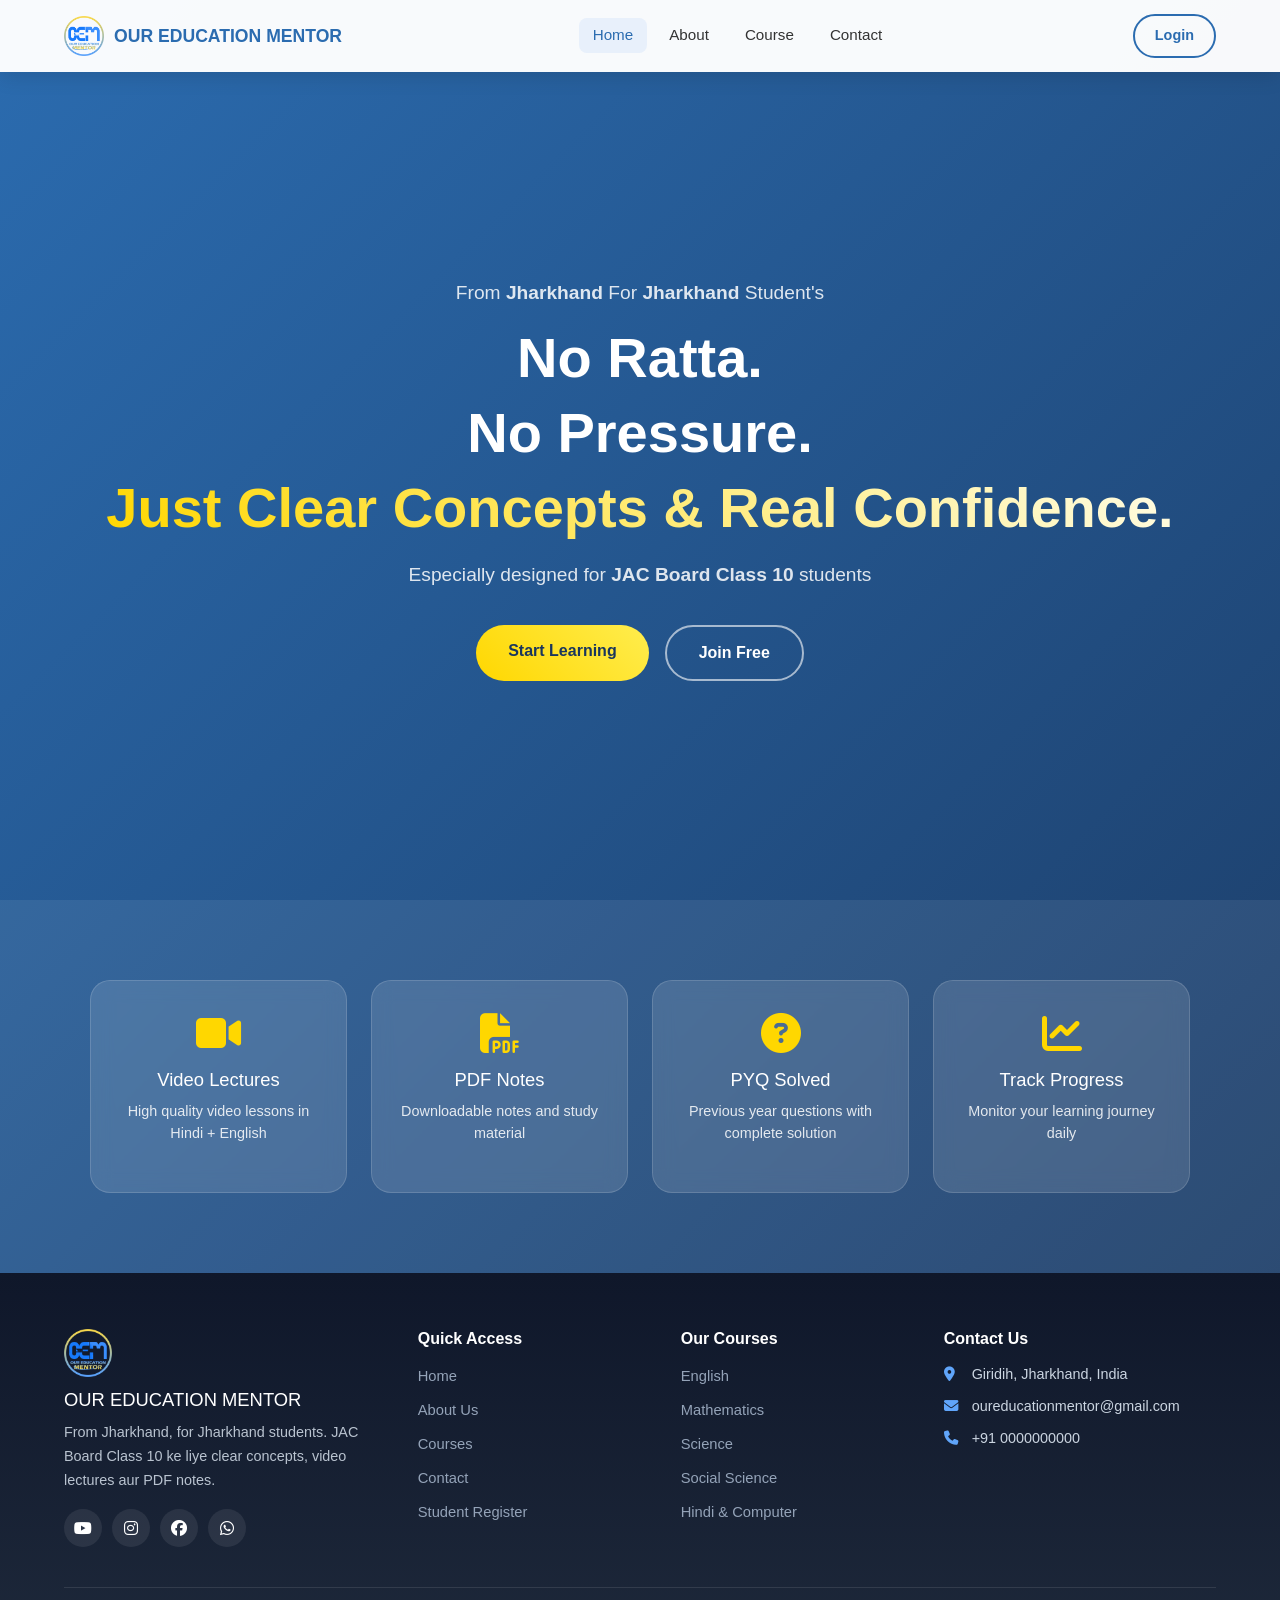
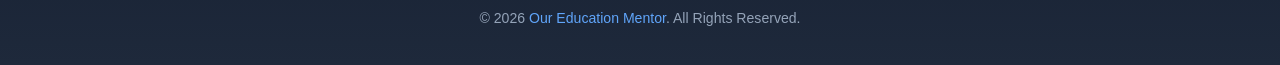
<file: index.html>
<!DOCTYPE html>
<html lang="en">
<head>
<meta charset="UTF-8">
<meta name="viewport" content="width=device-width, initial-scale=1.0">
<title>Our Education Mentor</title>
<link href="https://cdn.jsdelivr.net/npm/bootstrap@5.3.2/dist/css/bootstrap.min.css" rel="stylesheet">
<link href="https://cdnjs.cloudflare.com/ajax/libs/font-awesome/6.4.0/css/all.min.css" rel="stylesheet">
<link rel="stylesheet" href="css/style.css">
<link rel="stylesheet" href="css/footer.css">
</head>
<body>

<!-- NAVBAR -->
<nav class="navbar">
    <div class="logo-section">
        <img src="image/OUR_EDUCATION_MENTOR'S_png.png" alt="Logo">
        <span>OUR EDUCATION MENTOR</span>
    </div>

    <div class="menu-toggle" id="menu-toggle">
        <i class="fas fa-bars"></i>
    </div>

    <div class="menu" id="menu">
        <a href="index.html" class="active">Home</a>
        <a href="about.html">About</a>
        <a href="course.html">Course</a>
        <a href="contact.html">Contact</a>
        <!-- Mobile only buttons -->
        <a href="#" id="openLoginMobile" class="mobile-only mobile-login-link">Login</a>
    </div>

    <div class="nav-btns">
        <a href="#" id="openLogin" class="btn-login">Login</a>
    </div>
</nav>

<!-- HERO -->
<section class="hero">
    <div class="hero-content">
       <p class="hero-subtitle">From <strong>Jharkhand</strong> For <strong>Jharkhand</strong> Student's</p>
        <h1>No Ratta.</h1>
        <h1>No Pressure.</h1>
        <h1 class="gradient-text">Just Clear Concepts &amp; Real Confidence.</h1>
        <p class="hero-subtitle">Especially designed for <strong>JAC Board Class 10</strong> students</p>
        <div class="hero-btns">
            <a href="course.html" class="hero-btn-primary">Start Learning</a>
            <a href="#" id="openRegisterHero" class="hero-btn-secondary">Join Free</a>
        </div>
    </div>
</section>

<!-- FEATURES -->
<section class="features">
    <div class="features-grid">
        <div class="feature-card">
            <i class="fas fa-video"></i>
            <h4>Video Lectures</h4>
            <p>High quality video lessons in Hindi + English</p>
        </div>
        <div class="feature-card">
            <i class="fas fa-file-pdf"></i>
            <h4>PDF Notes</h4>
            <p>Downloadable notes and study material</p>
        </div>
        <div class="feature-card">
            <i class="fas fa-question-circle"></i>
            <h4>PYQ Solved</h4>
            <p>Previous year questions with complete solution</p>
        </div>
        <div class="feature-card">
            <i class="fas fa-chart-line"></i>
            <h4>Track Progress</h4>
            <p>Monitor your learning journey daily</p>
        </div>
    </div>
</section>

<!-- ALERT BOX -->
<div id="alertBox"></div>

<!-- LOGIN MODAL -->
<div id="loginModal" class="modal-overlay">
    <div class="modal-box">
        <button class="modal-close" id="closeModal">&times;</button>
        <h2>Welcome Back!</h2>
        <p class="modal-sub">Login to continue learning</p>

        <form id="loginForm">
            <div class="form-group">
                <i class="fas fa-envelope"></i>
                <input type="email" name="email" placeholder="Your Email" required>
            </div>
            <div class="form-group">
                <i class="fas fa-lock"></i>
                <input type="password" name="password" placeholder="Your Password" required>
            </div>
            <p class="modal-sub" style="margin-bottom:12px;font-size:0.85rem;">Students and admin are redirected automatically after login.</p>
            <button type="submit" class="modal-submit-btn" id="loginBtn">
                <i class="fas fa-sign-in-alt me-2"></i>Login
            </button>
        </form>

        <div class="modal-footer-link">
            New student? <a href="#" id="openRegisterFromLogin">Create account here</a>
        </div>
    </div>
</div>

<div id="registerModal" class="modal-overlay">
    <div class="modal-box">
        <button class="modal-close" id="closeRegisterModal" type="button">&times;</button>
        <h2>Create Account</h2>
        <p class="modal-sub">Register as a student</p>
        <form id="registerModalForm">
            <div class="form-group">
                <i class="fas fa-user"></i>
                <input type="text" name="name" placeholder="Full Name" required>
            </div>
            <div class="form-group">
                <i class="fas fa-envelope"></i>
                <input type="email" name="email" placeholder="Email" required>
            </div>
            <div class="form-group">
                <i class="fas fa-phone"></i>
                <input type="tel" name="mobile" placeholder="Mobile Number" pattern="[0-9]{10}" maxlength="10" required>
            </div>
            <div class="form-group">
                <i class="fas fa-lock"></i>
                <input type="password" name="password" placeholder="Password (min 6 chars)" minlength="6" required>
            </div>
            <button type="submit" class="modal-submit-btn" id="registerModalBtn">
                <i class="fas fa-user-plus me-2"></i>Register
            </button>
        </form>
        <div class="modal-footer-link">
            I already have an account. <a href="#" id="openLoginFromRegister">Login here</a>
        </div>
    </div>
</div>

<script src="https://cdn.jsdelivr.net/npm/bootstrap@5.3.2/dist/js/bootstrap.bundle.min.js"></script>
<script src="js/notices.js"></script>
<script src="js/layout.js"></script>
<script src="js/script.js"></script>
</body>
</html>
</file>
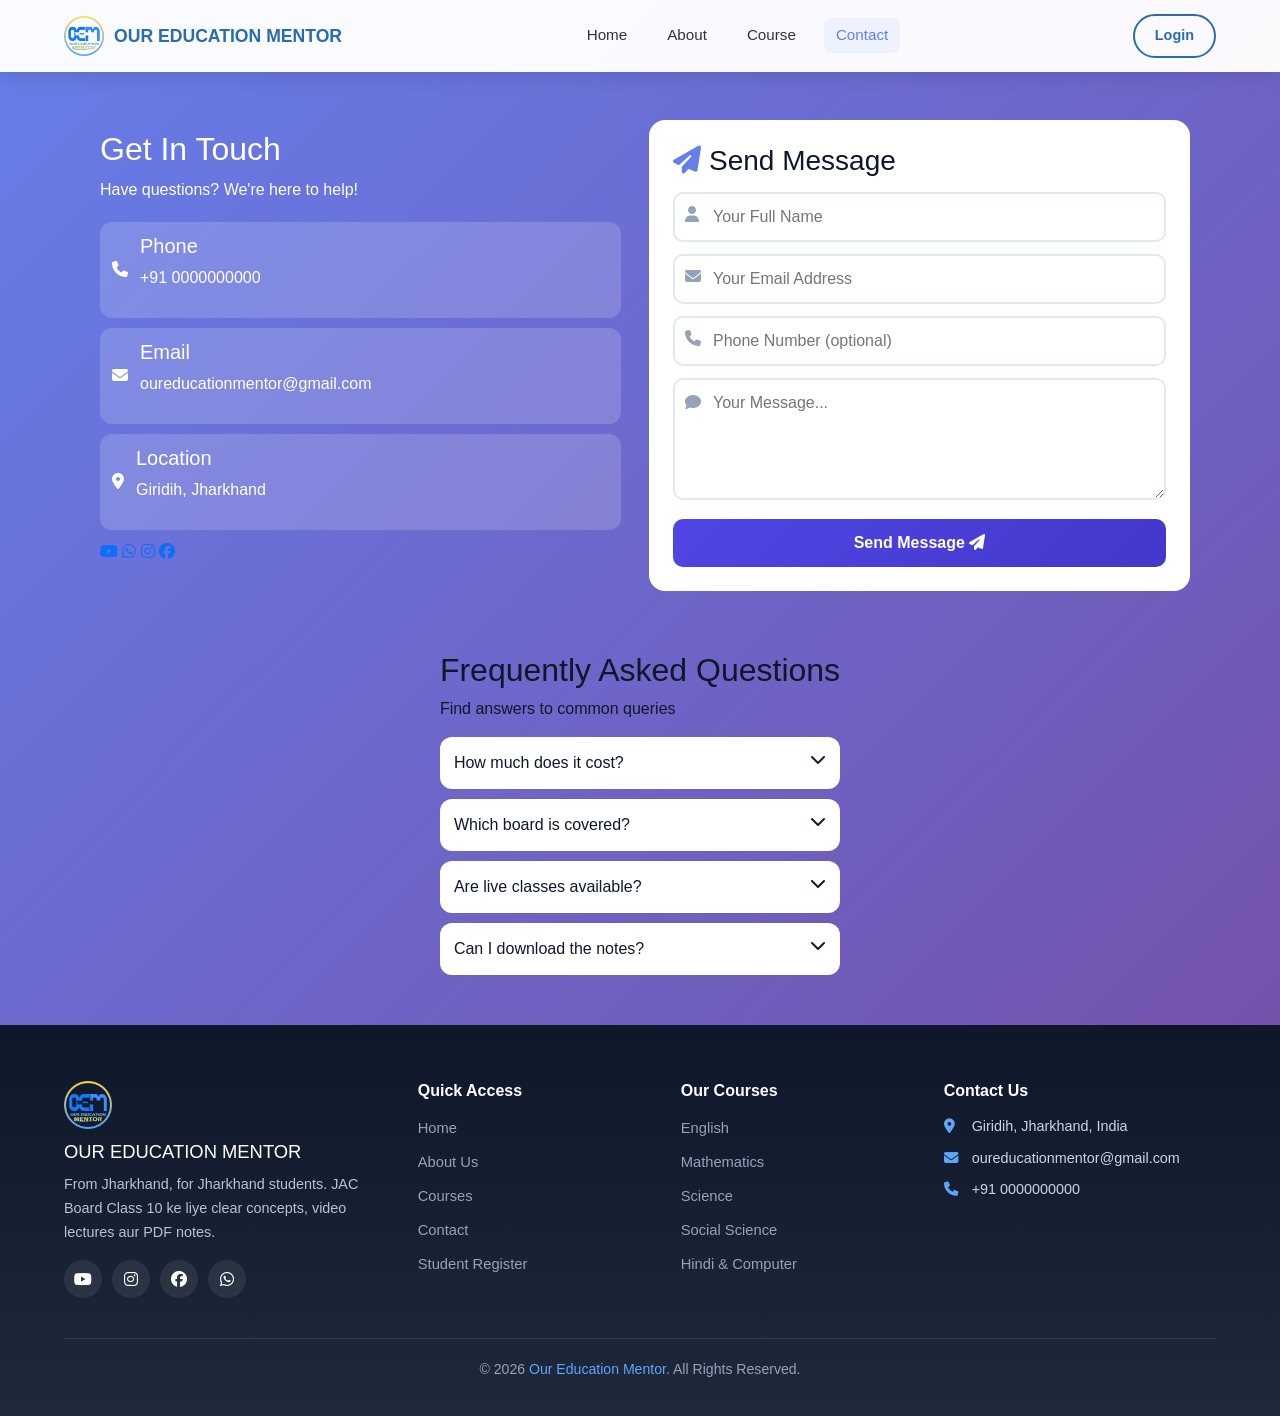
<file: contact.html>
<!DOCTYPE html>
<html lang="en">
<head>
<meta charset="UTF-8">
<meta name="viewport" content="width=device-width, initial-scale=1.0">
<title>Contact - Our Education Mentor</title>
<link href="https://cdn.jsdelivr.net/npm/bootstrap@5.3.2/dist/css/bootstrap.min.css" rel="stylesheet">
<link href="https://cdnjs.cloudflare.com/ajax/libs/font-awesome/6.4.0/css/all.min.css" rel="stylesheet">
<link rel="stylesheet" href="css/style.css">
<link rel="stylesheet" href="css/nav-shared.css">
<link rel="stylesheet" href="css/footer.css">
<link rel="stylesheet" href="css/contact.css">
</head>
<body>

<nav class="navbar">
    <div class="logo-section">
        <img src="image/OUR_EDUCATION_MENTOR'S_png.png" alt="Logo">
        <span>OUR EDUCATION MENTOR</span>
    </div>
    <div class="menu-toggle" id="menu-toggle"><i class="fas fa-bars"></i></div>
    <div class="menu" id="menu">
        <a href="index.html">Home</a>
        <a href="about.html">About</a>
        <a href="course.html">Course</a>
        <a href="contact.html" class="active">Contact</a>
        <a href="#" id="openLoginMobile" class="mobile-only mobile-login-link">Login</a>
    </div>
    <div class="nav-btns">
        <a href="#" id="openLogin" class="btn-login">Login</a>
    </div>
</nav>

<section class="contact-hero">
    <div class="container">
        <div class="contact-wrap">
            <div>
                <div class="contact-info">
                    <h2 style="margin-bottom:10px;">Get In Touch</h2>
                    <p style="margin-bottom:20px;">Have questions? We're here to help!</p>
                    <div>
                        <div class="contact-item">
                            <div class="contact-icon"><i class="fas fa-phone"></i></div>
                            <div><h5>Phone</h5><p>+91 0000000000</p></div>
                        </div>
                        <div class="contact-item">
                            <div class="contact-icon"><i class="fas fa-envelope"></i></div>
                            <div><h5>Email</h5><p>oureducationmentor@gmail.com</p></div>
                        </div>
                        <div class="contact-item">
                            <div class="contact-icon"><i class="fas fa-map-marker-alt"></i></div>
                            <div><h5>Location</h5><p>Giridih, Jharkhand</p></div>
                        </div>
                    </div>
                    <div class="social-links">
                        <a href="https://youtube.com/@oureducationmentor?si=F2EIP7enxN31jgRw" class="social-btn youtube" target="_blank" rel="noopener"><i class="fab fa-youtube"></i></a>
                        <a href="https://whatsapp.com/channel/0029VbCMwENEawdtAnUt0f2s" class="social-btn whatsapp" target="_blank" rel="noopener"><i class="fab fa-whatsapp"></i></a>
                        <a href="https://www.instagram.com/oureducationmentor?igsh=OTNwZTMxZzB6aTIw" class="social-btn instagram" target="_blank" rel="noopener"><i class="fab fa-instagram"></i></a>
                        <a href="https://www.facebook.com/share/1Sc5XM9Qma/" class="social-btn facebook" target="_blank" rel="noopener"><i class="fab fa-facebook"></i></a>
                    </div>
                </div>
            </div>
            <div>
                <div class="contact-form">
                    <h3><i class="fas fa-paper-plane me-2" style="color:#667eea;"></i>Send Message</h3>
                    <form id="contactForm">
                        <div class="form-group">
                            <i class="fas fa-user"></i>
                            <input type="text" id="name" name="name" placeholder="Your Full Name" required>
                        </div>
                        <div class="form-group">
                            <i class="fas fa-envelope"></i>
                            <input type="email" id="email" name="email" placeholder="Your Email Address" required>
                        </div>
                        <div class="form-group">
                            <i class="fas fa-phone"></i>
                            <input type="tel" id="phone" name="phone" placeholder="Phone Number (optional)">
                        </div>
                        <div class="form-group">
                            <i class="fas fa-comment" style="top:16px;"></i>
                            <textarea id="message" name="message" rows="4" placeholder="Your Message..." required></textarea>
                        </div>
                        <button type="submit" class="submit-btn">
                            <span>Send Message</span>
                            <i class="fas fa-paper-plane"></i>
                        </button>
                    </form>
                </div>
            </div>
        </div>
    </div>
</section>

<section class="faq-section">
    <div class="container">
        <div class="section-header">
            <h2>Frequently Asked Questions</h2>
            <p>Find answers to common queries</p>
        </div>
        <div class="faq-container">
            <div class="faq-item">
                <div class="faq-question"><span>How much does it cost?</span><i class="fas fa-chevron-down"></i></div>
                <div class="faq-answer">Registration is completely FREE! Get access to all courses and study materials at no cost.</div>
            </div>
            <div class="faq-item">
                <div class="faq-question"><span>Which board is covered?</span><i class="fas fa-chevron-down"></i></div>
                <div class="faq-answer">We specifically cover Jharkhand Academic Council (JAC) Board Class 10 syllabus with complete subject coverage.</div>
            </div>
            <div class="faq-item">
                <div class="faq-question"><span>Are live classes available?</span><i class="fas fa-chevron-down"></i></div>
                <div class="faq-answer">Yes! Live doubt clearing sessions are available every weekend. Check the schedule in your dashboard.</div>
            </div>
            <div class="faq-item">
                <div class="faq-question"><span>Can I download the notes?</span><i class="fas fa-chevron-down"></i></div>
                <div class="faq-answer">Yes, all PDF notes are available for download after logging into your student dashboard.</div>
            </div>
        </div>
    </div>
</section>

<script src="https://cdn.jsdelivr.net/npm/bootstrap@5.3.2/dist/js/bootstrap.bundle.min.js"></script>
<script src="js/layout.js"></script>
<script src="js/script.js"></script>
<script src="js/contact.js"></script>
</body>
</html>
</file>
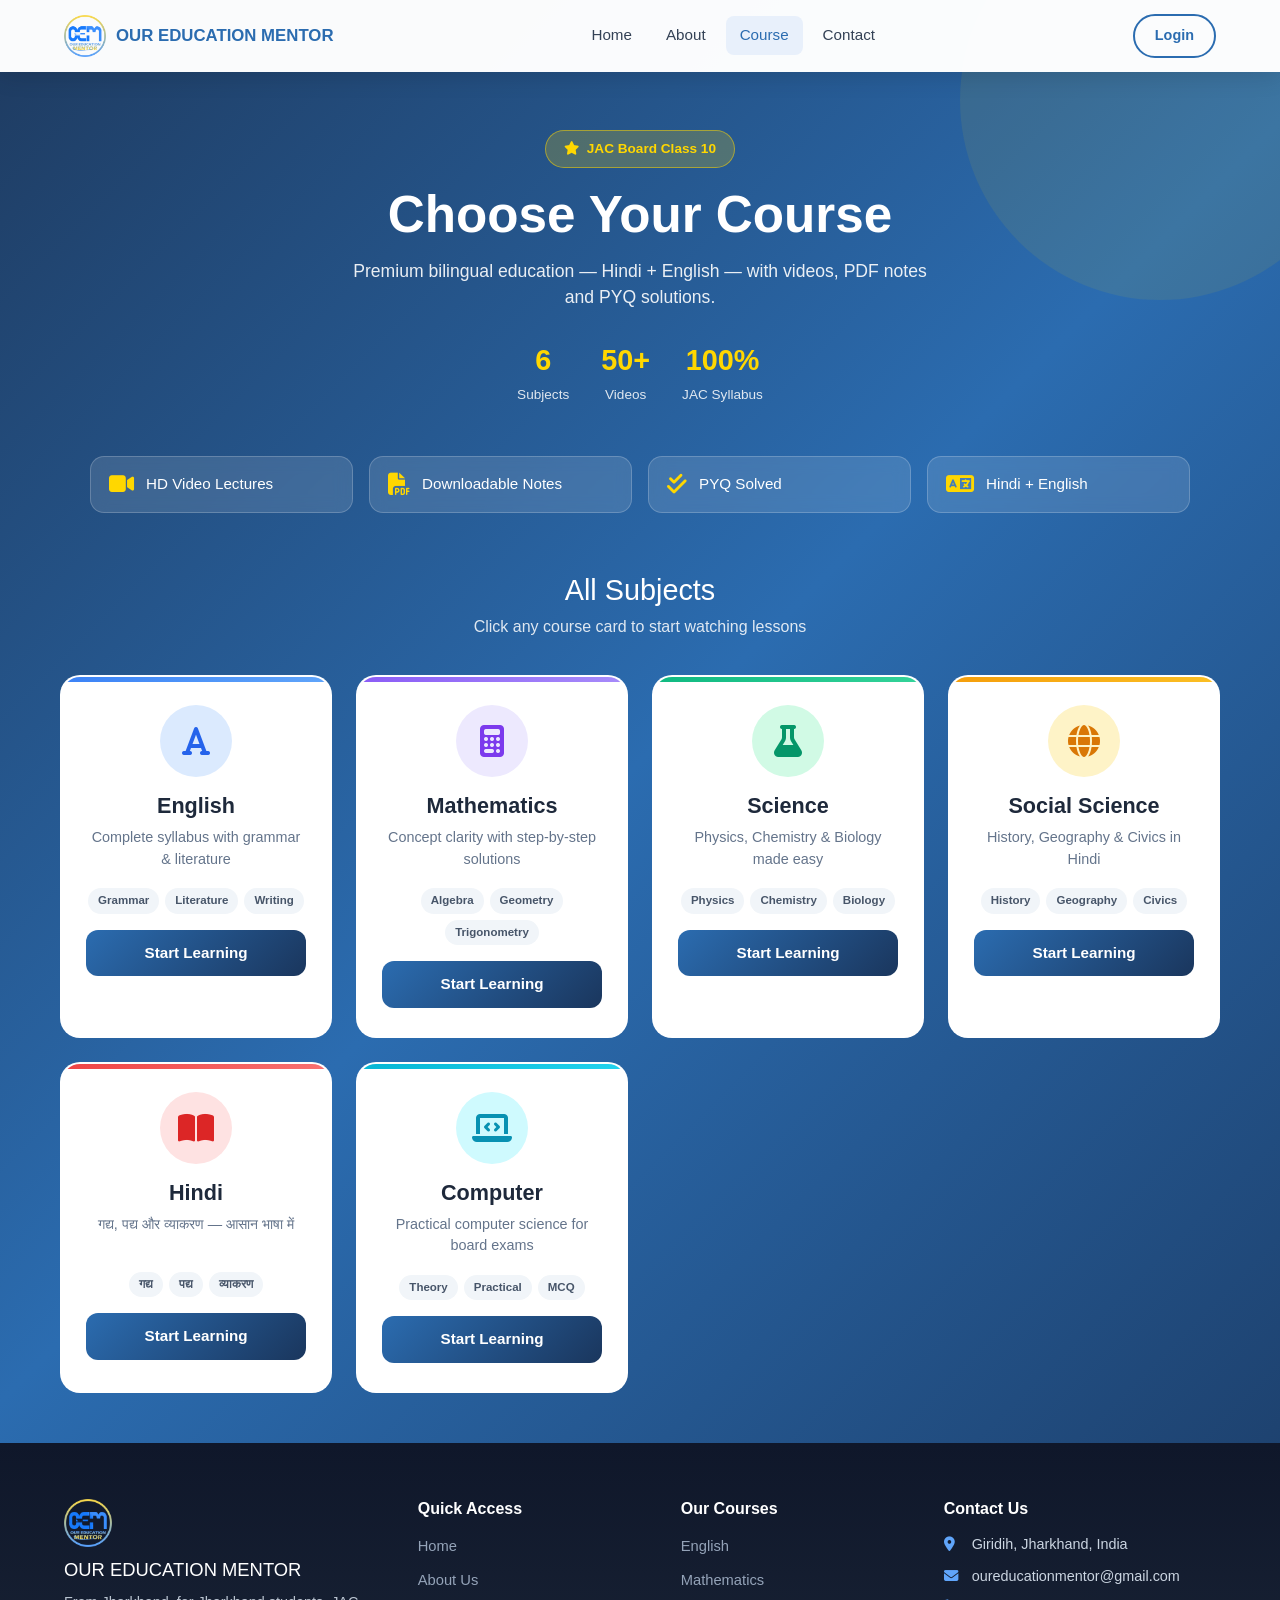
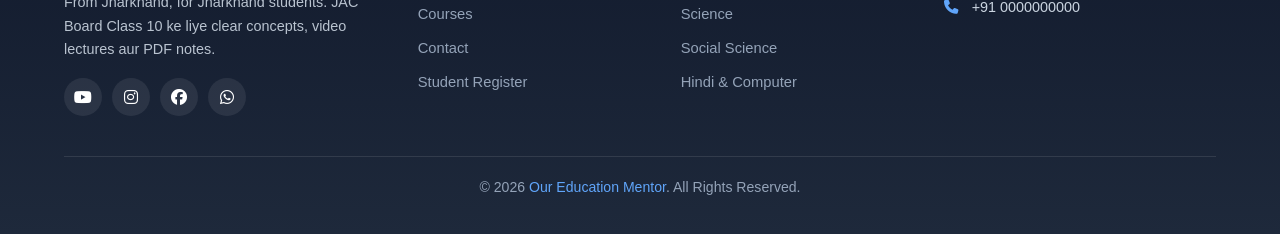
<file: course.html>
<!DOCTYPE html>
<html lang="en">
<head>
<meta charset="UTF-8">
<meta name="viewport" content="width=device-width, initial-scale=1.0">
<title>Courses - Our Education Mentor</title>
<link href="https://cdn.jsdelivr.net/npm/bootstrap@5.3.2/dist/css/bootstrap.min.css" rel="stylesheet">
<link href="https://cdnjs.cloudflare.com/ajax/libs/font-awesome/6.5.0/css/all.min.css" rel="stylesheet">
<link rel="stylesheet" href="css/style.css">
<link rel="stylesheet" href="css/nav-shared.css">
<link rel="stylesheet" href="css/footer.css">
<link rel="stylesheet" href="css/course.css">
</head>
<body>

<nav class="navbar">
    <div class="logo-section">
        <img src="image/OUR_EDUCATION_MENTOR'S_png.png" alt="Logo">
        <span>OUR EDUCATION MENTOR</span>
    </div>
    <div class="menu-toggle" id="menu-toggle"><i class="fas fa-bars"></i></div>
    <div class="menu" id="menu">
        <a href="index.html">Home</a>
        <a href="about.html">About</a>
        <a href="course.html" class="active">Course</a>
        <a href="contact.html">Contact</a>
        <a href="#" id="openLoginMobile" class="mobile-only mobile-login-link">Login</a>
    </div>
    <div class="nav-btns">
        <a href="#" id="openLogin" class="btn-login">Login</a>
    </div>
</nav>

<section class="course-hero">
    <span class="course-hero-badge"><i class="fas fa-star me-1"></i> JAC Board Class 10</span>
    <h1>Choose Your Course</h1>
    <p>Premium bilingual education — Hindi + English — with videos, PDF notes and PYQ solutions.</p>
    <div class="course-hero-stats">
        <div><strong>6</strong><span>Subjects</span></div>
        <div><strong>50+</strong><span>Videos</span></div>
        <div><strong>100%</strong><span>JAC Syllabus</span></div>
    </div>
</section>

<section class="course-benefits">
    <div class="benefits-row">
        <div class="benefit-pill"><i class="fas fa-video"></i><span>HD Video Lectures</span></div>
        <div class="benefit-pill"><i class="fas fa-file-pdf"></i><span>Downloadable Notes</span></div>
        <div class="benefit-pill"><i class="fas fa-check-double"></i><span>PYQ Solved</span></div>
        <div class="benefit-pill"><i class="fas fa-language"></i><span>Hindi + English</span></div>
    </div>
</section>

<section class="course-selection" id="courseSelection">
    <div class="container">
        <div class="section-title-wrap">
            <h2>All Subjects</h2>
            <p>Click any course card to start watching lessons</p>
        </div>
        <div class="course-grid">
            <div class="course-card english" data-course="english">
                <div class="course-icon-wrap"><i class="fas fa-font"></i></div>
                <h3>English</h3>
                <p>Complete syllabus with grammar &amp; literature</p>
                <div class="course-tags"><span>Grammar</span><span>Literature</span><span>Writing</span></div>
                <button type="button" class="course-btn">Start Learning</button>
            </div>
            <div class="course-card math" data-course="math">
                <div class="course-icon-wrap"><i class="fas fa-calculator"></i></div>
                <h3>Mathematics</h3>
                <p>Concept clarity with step-by-step solutions</p>
                <div class="course-tags"><span>Algebra</span><span>Geometry</span><span>Trigonometry</span></div>
                <button type="button" class="course-btn">Start Learning</button>
            </div>
            <div class="course-card science" data-course="science">
                <div class="course-icon-wrap"><i class="fas fa-flask"></i></div>
                <h3>Science</h3>
                <p>Physics, Chemistry &amp; Biology made easy</p>
                <div class="course-tags"><span>Physics</span><span>Chemistry</span><span>Biology</span></div>
                <button type="button" class="course-btn">Start Learning</button>
            </div>
            <div class="course-card social" data-course="social">
                <div class="course-icon-wrap"><i class="fas fa-globe"></i></div>
                <h3>Social Science</h3>
                <p>History, Geography &amp; Civics in Hindi</p>
                <div class="course-tags"><span>History</span><span>Geography</span><span>Civics</span></div>
                <button type="button" class="course-btn">Start Learning</button>
            </div>
            <div class="course-card hindi" data-course="hindi">
                <div class="course-icon-wrap"><i class="fas fa-book-open"></i></div>
                <h3>Hindi</h3>
                <p>गद्य, पद्य और व्याकरण — आसान भाषा में</p>
                <div class="course-tags"><span>गद्य</span><span>पद्य</span><span>व्याकरण</span></div>
                <button type="button" class="course-btn">Start Learning</button>
            </div>
            <div class="course-card computer" data-course="computer">
                <div class="course-icon-wrap"><i class="fas fa-laptop-code"></i></div>
                <h3>Computer</h3>
                <p>Practical computer science for board exams</p>
                <div class="course-tags"><span>Theory</span><span>Practical</span><span>MCQ</span></div>
                <button type="button" class="course-btn">Start Learning</button>
            </div>
        </div>
    </div>
</section>

<section class="video-player-section" id="videoPlayerSection">
    <div class="container">
        <button type="button" class="section-back" id="backBtn">
            <i class="fas fa-arrow-left"></i> Back to Courses
        </button>
        <div class="video-layout">
            <div class="video-container">
                <iframe id="mainVideo" src="" allowfullscreen title="Course video"></iframe>
            </div>
            <div class="video-list-container">
                <h4 id="courseTitle">Course Videos</h4>
                <div id="videoList"></div>
            </div>
        </div>
    </div>
</section>

<script src="https://cdn.jsdelivr.net/npm/bootstrap@5.3.2/dist/js/bootstrap.bundle.min.js"></script>
<script src="js/layout.js"></script>
<script src="js/script.js"></script>
<script src="js/course.js"></script>
</body>
</html>
</file>
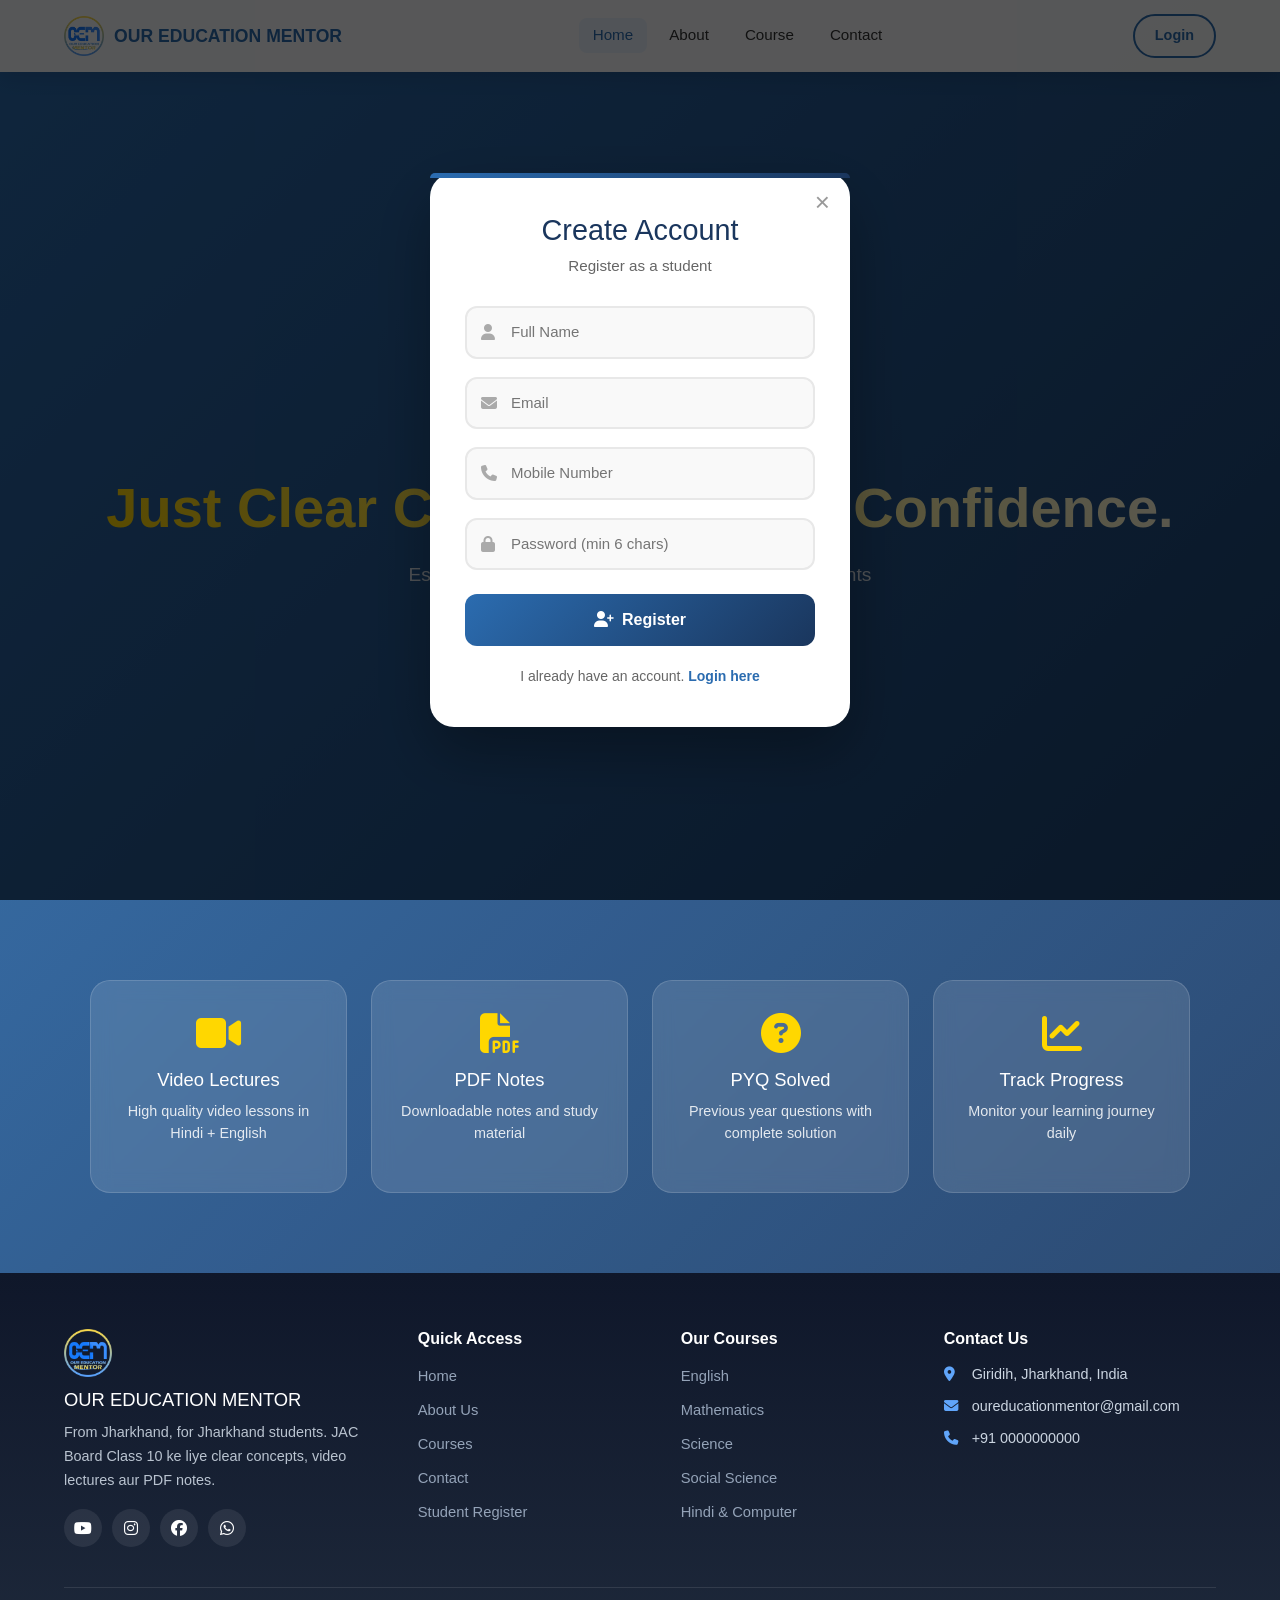
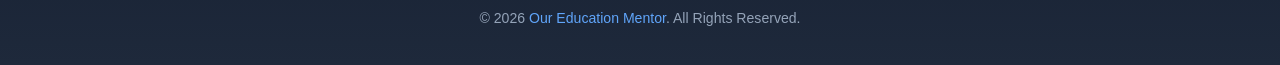
<file: register.html>
<!DOCTYPE html>
<html lang="en">
<head>
<meta charset="UTF-8">
<meta http-equiv="refresh" content="0;url=index.html?register=1">
<title>Register - Our Education Mentor</title>
<script>location.replace('index.html?register=1');</script>
</head>
<body></body>
</html>
</file>
<file: css/style.css>
* { margin: 0; padding: 0; box-sizing: border-box; }

body {
    font-family: 'Segoe UI', Tahoma, Geneva, Verdana, sans-serif;
    background: linear-gradient(135deg, #2b6cb0, #1a365d);
    min-height: 100vh;
    overflow-x: hidden;
}

/* ---- NAVBAR ---- */
.navbar {
    display: flex;
    justify-content: space-between;
    align-items: center;
    padding: 14px 5%;
    background: rgba(255,255,255,0.97);
    position: fixed;
    width: 100%;
    top: 0;
    z-index: 1000;
    box-shadow: 0 4px 20px rgba(0,0,0,0.12);
}

.logo-section {
    display: flex;
    align-items: center;
    gap: 10px;
    text-decoration: none;
}

.logo-section img { width: 40px; height: 40px; object-fit: contain; }
.logo-section span { font-weight: 700; color: #2b6cb0; font-size: 1.1rem; }

.menu {
    display: flex;
    align-items: center;
    gap: 8px;
}

.menu a {
    text-decoration: none;
    color: #333;
    font-weight: 500;
    padding: 6px 14px;
    border-radius: 8px;
    transition: all 0.25s;
    font-size: 0.95rem;
}

.menu a:hover, .menu a.active { color: #2b6cb0; background: #e8f0fb; }

.mobile-login-link {
    display: none;
    color: #2b6cb0;
    border: 2px solid #2b6cb0;
    margin: 4px auto;
    text-align: center;
}

.mobile-register-link {
    display: none;
    background: #2b6cb0;
    color: #fff !important;
    margin: 4px auto;
    text-align: center;
}

.nav-btns { display: flex; align-items: center; gap: 10px; }

.nav-btns a {
    padding: 9px 20px;
    border-radius: 25px;
    font-weight: 600;
    text-decoration: none;
    font-size: 0.9rem;
    transition: all 0.3s;
}

.btn-login {
    border: 2px solid #2b6cb0;
    color: #2b6cb0;
    background: transparent;
}
.btn-login:hover { background: #2b6cb0; color: white; }

.btn-register {
    background: linear-gradient(135deg, #2b6cb0, #1a365d);
    color: white !important;
    border: none;
}
.btn-register:hover { opacity: 0.9; transform: translateY(-1px); box-shadow: 0 6px 16px rgba(43,108,176,0.4); }

/* Hamburger */
.menu-toggle {
    display: none;
    font-size: 24px;
    cursor: pointer;
    color: #2b6cb0;
    padding: 4px 8px;
    border-radius: 6px;
}
.menu-toggle:hover { background: #e8f0fb; }

/* ---- HERO ---- */
.hero {
    min-height: 100vh;
    display: flex;
    align-items: center;
    justify-content: center;
    text-align: center;
    padding: 100px 20px 60px;
    animation: fadeInUp 1s ease;
}

.hero-content h1 {
    font-size: 3.5rem;
    color: white;
    margin: 8px 0;
    font-weight: 700;
    line-height: 1.2;
}

.gradient-text {
    background: linear-gradient(45deg, #ffd700, #fffde7);
    -webkit-background-clip: text;
    -webkit-text-fill-color: transparent;
    background-clip: text;
}

.hero-subtitle {
    color: rgba(255,255,255,0.85);
    font-size: 1.2rem;
    margin-top: 20px;
}

.hero-btns { margin-top: 35px; display: flex; gap: 16px; justify-content: center; flex-wrap: wrap; }

.hero-btns a {
    padding: 14px 32px;
    border-radius: 50px;
    font-weight: 600;
    text-decoration: none;
    font-size: 1rem;
    transition: all 0.3s;
}
.hero-btn-primary { background: linear-gradient(45deg, #ffd700, #ffed4e); color: #1a365d; }
.hero-btn-primary:hover { transform: translateY(-3px); box-shadow: 0 10px 25px rgba(255,215,0,0.5); }
.hero-btn-secondary { border: 2px solid rgba(255,255,255,0.6); color: white; }
.hero-btn-secondary:hover { background: white; color: #2b6cb0; }

/* ---- FEATURES ---- */
.features {
    padding: 80px 5%;
    background: rgba(255,255,255,0.07);
}

.features-grid {
    display: grid;
    grid-template-columns: repeat(auto-fit, minmax(220px, 1fr));
    gap: 24px;
    max-width: 1100px;
    margin: 0 auto;
}

.feature-card {
    background: rgba(255,255,255,0.12);
    backdrop-filter: blur(10px);
    border-radius: 20px;
    padding: 32px 24px;
    text-align: center;
    color: white;
    transition: 0.3s;
    border: 1px solid rgba(255,255,255,0.15);
}
.feature-card:hover { transform: translateY(-8px); background: rgba(255,255,255,0.2); }
.feature-card i { font-size: 40px; margin-bottom: 16px; color: #ffd700; }
.feature-card h4 { font-size: 1.15rem; margin-bottom: 10px; }
.feature-card p { font-size: 0.9rem; opacity: 0.85; }

/* ---- LOGIN MODAL ---- */
.modal-overlay {
    display: none;
    position: fixed;
    inset: 0;
    z-index: 9999;
    background: rgba(0,0,0,0.65);
    align-items: center;
    justify-content: center;
    animation: fadeIn 0.25s ease;
}
.modal-overlay.open { display: flex; }

.modal-box {
    background: #fff;
    border-radius: 24px;
    padding: 40px 35px;
    width: 100%;
    max-width: 420px;
    margin: 20px;
    position: relative;
    animation: popIn 0.3s ease;
    box-shadow: 0 25px 60px rgba(0,0,0,0.3);
}

.modal-box::before {
    content: '';
    position: absolute;
    top: 0; left: 0; right: 0;
    height: 5px;
    background: linear-gradient(90deg, #2b6cb0, #1a365d);
    border-radius: 24px 24px 0 0;
}

.modal-close {
    position: absolute;
    top: 16px; right: 20px;
    font-size: 26px;
    cursor: pointer;
    color: #999;
    line-height: 1;
    transition: 0.2s;
    background: none;
    border: none;
}
.modal-close:hover { color: #333; transform: rotate(90deg); }

.modal-box h2 { text-align: center; color: #1a365d; margin-bottom: 8px; font-size: 1.8rem; }
.modal-box .modal-sub { text-align: center; color: #666; margin-bottom: 28px; font-size: 0.95rem; }

.modal-box .form-group { margin-bottom: 18px; position: relative; }
.modal-box .form-group i {
    position: absolute;
    left: 16px;
    top: 50%;
    transform: translateY(-50%);
    color: #aaa;
    font-size: 16px;
    pointer-events: none;
}
.modal-box input,
.modal-box select {
    width: 100%;
    padding: 13px 16px 13px 44px;
    border: 2px solid #e8e8e8;
    border-radius: 12px;
    font-size: 15px;
    background: #f9f9f9;
    transition: 0.3s;
    color: #333;
}
.modal-box input:focus,
.modal-box select:focus {
    outline: none;
    border-color: #2b6cb0;
    background: white;
    box-shadow: 0 0 0 3px rgba(43,108,176,0.1);
}

.modal-submit-btn {
    width: 100%;
    padding: 14px;
    background: linear-gradient(135deg, #2b6cb0, #1a365d);
    color: white;
    border: none;
    border-radius: 12px;
    font-size: 16px;
    font-weight: 600;
    cursor: pointer;
    transition: all 0.3s;
    margin-top: 6px;
}
.modal-submit-btn:hover { opacity: 0.92; transform: translateY(-2px); }

.modal-footer-link { text-align: center; margin-top: 20px; font-size: 14px; color: #666; }
.modal-footer-link a { color: #2b6cb0; font-weight: 600; text-decoration: none; }
.modal-footer-link a:hover { text-decoration: underline; }

/* ---- ALERT ---- */
#alertBox { position: fixed; top: 80px; right: 20px; z-index: 99999; }

.site-notice-bar {
    background: linear-gradient(90deg, #1e40af, #2563eb);
    color: #fff;
    padding: 10px 20px;
    text-align: center;
    font-size: 0.9rem;
    position: relative;
    z-index: 1001;
}

.site-notice-item { padding: 4px 0; }

.site-notice-item strong { color: #fde68a; }

/* ---- ANIMATIONS ---- */
@keyframes fadeInUp {
    from { opacity: 0; transform: translateY(40px); }
    to { opacity: 1; transform: translateY(0); }
}
@keyframes fadeIn { from { opacity: 0; } to { opacity: 1; } }
@keyframes popIn {
    from { opacity: 0; transform: scale(0.85); }
    to { opacity: 1; transform: scale(1); }
}

/* ---- RESPONSIVE ---- */
@media (max-width: 768px) {
    .menu-toggle { display: block; }

    .menu {
        position: fixed;
        top: 68px;
        left: 0;
        width: 100%;
        background: white;
        flex-direction: column;
        padding: 20px 0;
        box-shadow: 0 10px 30px rgba(0,0,0,0.15);
        transform: translateY(-120%);
        transition: transform 0.3s ease;
        z-index: 999;
        gap: 4px;
    }

    .menu.active { transform: translateY(0); }

    .menu a {
        width: 90%;
        text-align: center;
        padding: 12px 16px;
        font-size: 1rem;
    }

    .nav-btns { display: none; }

    /* Show login/register in mobile menu */
    .menu .mobile-only { display: block !important; }

    .hero-content h1 { font-size: 2.2rem; }

    .logo-section span { font-size: 0.95rem; }
}

@media (max-width: 480px) {
    .hero-content h1 { font-size: 1.8rem; }
    .modal-box { padding: 35px 22px; }
}
</file>
<file: css/footer.css>
.site-footer {
    background: linear-gradient(180deg, #0f172a 0%, #1e293b 100%);
    color: #cbd5e1;
    margin-top: auto;
    padding: 56px 5% 0;
}

.site-footer .footer-grid {
    display: grid;
    grid-template-columns: 1.4fr 1fr 1fr 1.2fr;
    gap: 36px;
    max-width: 1200px;
    margin: 0 auto 40px;
}

.site-footer .footer-brand img {
    width: 48px;
    height: 48px;
    object-fit: contain;
    margin-bottom: 12px;
}

.site-footer .footer-brand h4 {
    color: #fff;
    font-size: 1.15rem;
    margin-bottom: 10px;
}

.site-footer .footer-brand p {
    font-size: 0.9rem;
    line-height: 1.65;
    opacity: 0.9;
}

.site-footer h5 {
    color: #fff;
    font-size: 1rem;
    margin-bottom: 16px;
    font-weight: 600;
}

.site-footer ul {
    list-style: none;
    padding: 0;
    margin: 0;
}

.site-footer ul li {
    margin-bottom: 10px;
}

.site-footer ul a {
    color: #94a3b8;
    text-decoration: none;
    font-size: 0.92rem;
    transition: color 0.2s, padding-left 0.2s;
}

.site-footer ul a:hover {
    color: #60a5fa;
    padding-left: 4px;
}

.site-footer .footer-contact li {
    display: flex;
    align-items: flex-start;
    gap: 10px;
    font-size: 0.9rem;
}

.site-footer .footer-contact i {
    color: #60a5fa;
    margin-top: 3px;
    width: 18px;
}

.site-footer .footer-social {
    display: flex;
    gap: 10px;
    margin-top: 14px;
}

.site-footer .footer-social a {
    width: 38px;
    height: 38px;
    border-radius: 50%;
    display: flex;
    align-items: center;
    justify-content: center;
    background: rgba(255,255,255,0.08);
    color: #fff;
    text-decoration: none;
    transition: transform 0.2s, background 0.2s;
}

.site-footer .footer-social a:hover {
    transform: translateY(-3px);
    background: #2563eb;
}

.site-footer .footer-bottom {
    border-top: 1px solid rgba(255,255,255,0.1);
    padding: 20px 5%;
    text-align: center;
    font-size: 0.88rem;
    color: #94a3b8;
}

.site-footer .footer-bottom span {
    color: #60a5fa;
}

body.page-with-footer {
    display: flex;
    flex-direction: column;
    min-height: 100vh;
}

body.page-with-footer > nav {
    flex-shrink: 0;
}

body.page-with-footer main,
body.page-with-footer > section:not(.site-footer),
body.page-with-footer > .hero,
body.page-with-footer > .features,
body.page-with-footer > .hero-section,
body.page-with-footer > .stats-section,
body.page-with-footer > .teachers-section,
body.page-with-footer > .course-hero,
body.page-with-footer > .course-selection,
body.page-with-footer > .course-benefits,
body.page-with-footer > .video-player-section,
body.page-with-footer > .contact-hero,
body.page-with-footer > .faq-section {
    flex: 1;
}

@media (max-width: 992px) {
    .site-footer .footer-grid {
        grid-template-columns: 1fr 1fr;
    }
}

@media (max-width: 576px) {
    .site-footer .footer-grid {
        grid-template-columns: 1fr;
        gap: 28px;
    }
}
</file>
<file: css/nav-shared.css>
.nav-btns { display: flex; align-items: center; gap: 10px; }

.nav-btns .btn-login {
    padding: 9px 20px;
    border-radius: 25px;
    font-weight: 600;
    text-decoration: none;
    font-size: 0.9rem;
    border: 2px solid #2b6cb0;
    color: #2b6cb0;
    background: transparent;
    transition: all 0.3s;
}

.nav-btns .btn-login:hover {
    background: #2b6cb0;
    color: #fff;
}

.menu .mobile-login-link {
    display: none;
    color: #2b6cb0;
    border: 2px solid #2b6cb0;
    margin: 4px auto;
    text-align: center;
}

@media (max-width: 768px) {
    .nav-btns { display: none; }
    .menu .mobile-login-link { display: block !important; }
}
</file>
<file: css/contact.css>
* { margin: 0; padding: 0; box-sizing: border-box; }
body { font-family: 'Segoe UI', sans-serif; background: linear-gradient(135deg, #667eea, #764ba2); color: #fff; }
.navbar { display: flex; justify-content: space-between; align-items: center; padding: 14px 5%; background: rgba(255,255,255,0.97); position: fixed; width: 100%; top: 0; z-index: 1000; }
.logo-section { display: flex; gap: 10px; align-items: center; color: #667eea; font-weight: 700; }
.logo-section img { width: 40px; height: 40px; object-fit: contain; }
.menu a { text-decoration: none; color: #333; margin: 0 4px; padding: 6px 12px; border-radius: 8px; }
.menu a.active, .menu a:hover { color: #667eea; background: #eef2ff; }
.contact-hero { padding: 120px 20px 40px; }
.contact-wrap { max-width: 1100px; margin: 0 auto; display: grid; grid-template-columns: 1fr 1fr; gap: 18px; }
.contact-info { padding: 10px; }
.contact-item { background: rgba(255,255,255,0.16); border-radius: 12px; padding: 12px; margin-bottom: 10px; display: flex; gap: 12px; align-items: center; }
.contact-form { background: #fff; color: #0f172a; border-radius: 16px; padding: 24px; }
.contact-form h3 { margin-bottom: 14px; }
.form-group { position: relative; margin-bottom: 12px; }
.form-group i { position: absolute; top: 14px; left: 12px; color: #94a3b8; }
.form-group input, .form-group textarea { width: 100%; border: 2px solid #e2e8f0; border-radius: 10px; padding: 11px 12px 11px 38px; }
.submit-btn { width: 100%; border: 0; border-radius: 10px; background: linear-gradient(135deg, #4f46e5, #4338ca); color: #fff; padding: 12px; font-weight: 600; }
.faq-section { max-width: 900px; margin: 20px auto 40px; color: #0f172a; }
.faq-item { background: #fff; border-radius: 12px; margin-bottom: 10px; }
.faq-question { padding: 14px; cursor: pointer; display: flex; justify-content: space-between; }
.faq-answer { display: none; padding: 0 14px 12px; color: #475569; }
.faq-answer.active { display: block; }
@media (max-width: 768px) { .contact-wrap { grid-template-columns: 1fr; } }
</file>
<file: css/course.css>
* { margin: 0; padding: 0; box-sizing: border-box; }

body {
    font-family: 'Segoe UI', Tahoma, Geneva, Verdana, sans-serif;
    background: linear-gradient(135deg, #1e3a5f 0%, #2b6cb0 45%, #1a365d 100%);
    color: #fff;
    min-height: 100vh;
}

/* NAVBAR */
.navbar {
    display: flex;
    justify-content: space-between;
    align-items: center;
    padding: 14px 5%;
    background: rgba(255,255,255,0.98);
    position: fixed;
    width: 100%;
    top: 0;
    z-index: 1000;
    box-shadow: 0 4px 24px rgba(0,0,0,0.12);
}

.logo-section {
    display: flex;
    align-items: center;
    gap: 10px;
}

.logo-section img { width: 42px; height: 42px; object-fit: contain; }
.logo-section span { font-weight: 700; color: #2b6cb0; font-size: 1.05rem; }

.menu { display: flex; align-items: center; gap: 6px; }

.menu a {
    text-decoration: none;
    color: #334155;
    font-weight: 500;
    padding: 8px 14px;
    border-radius: 8px;
    transition: 0.25s;
    font-size: 0.95rem;
}

.menu a:hover, .menu a.active {
    color: #2b6cb0;
    background: #e8f0fb;
}

.menu-toggle {
    display: none;
    font-size: 24px;
    cursor: pointer;
    color: #2b6cb0;
    padding: 6px 10px;
    border-radius: 8px;
}

.menu-toggle:hover { background: #e8f0fb; }

/* HERO */
.course-hero {
    padding: 130px 5% 50px;
    text-align: center;
    position: relative;
    overflow: hidden;
}

.course-hero::before {
    content: '';
    position: absolute;
    width: 400px;
    height: 400px;
    background: rgba(255,215,0,0.08);
    border-radius: 50%;
    top: -100px;
    right: -80px;
}

.course-hero-badge {
    display: inline-block;
    background: rgba(255,215,0,0.2);
    border: 1px solid rgba(255,215,0,0.5);
    color: #ffd700;
    padding: 8px 18px;
    border-radius: 50px;
    font-size: 0.85rem;
    font-weight: 600;
    margin-bottom: 16px;
}

.course-hero h1 {
    font-size: clamp(2rem, 5vw, 3.2rem);
    font-weight: 800;
    margin-bottom: 12px;
    line-height: 1.2;
}

.course-hero p {
    font-size: 1.1rem;
    opacity: 0.9;
    max-width: 600px;
    margin: 0 auto 24px;
}

.course-hero-stats {
    display: flex;
    justify-content: center;
    gap: 32px;
    flex-wrap: wrap;
    margin-top: 28px;
}

.course-hero-stats div {
    text-align: center;
}

.course-hero-stats strong {
    display: block;
    font-size: 1.8rem;
    color: #ffd700;
}

.course-hero-stats span {
    font-size: 0.85rem;
    opacity: 0.85;
}

/* BENEFITS */
.course-benefits {
    padding: 0 5% 40px;
}

.benefits-row {
    display: grid;
    grid-template-columns: repeat(auto-fit, minmax(200px, 1fr));
    gap: 16px;
    max-width: 1100px;
    margin: 0 auto;
}

.benefit-pill {
    background: rgba(255,255,255,0.12);
    backdrop-filter: blur(8px);
    border: 1px solid rgba(255,255,255,0.2);
    border-radius: 14px;
    padding: 16px 18px;
    display: flex;
    align-items: center;
    gap: 12px;
    font-size: 0.95rem;
}

.benefit-pill i {
    font-size: 1.4rem;
    color: #ffd700;
}

/* COURSE GRID */
.course-selection {
    padding: 20px 0 50px;
}

.container {
    max-width: 1200px;
    margin: 0 auto;
    padding: 0 20px;
}

.section-title-wrap {
    text-align: center;
    margin-bottom: 36px;
}

.section-title-wrap h2 {
    font-size: 1.8rem;
    margin-bottom: 8px;
}

.section-title-wrap p {
    opacity: 0.85;
}

.course-grid {
    display: grid;
    grid-template-columns: repeat(auto-fit, minmax(260px, 1fr));
    gap: 24px;
}

.course-card {
    background: #fff;
    color: #1e293b;
    border-radius: 20px;
    padding: 28px 24px;
    text-align: center;
    cursor: pointer;
    transition: transform 0.3s, box-shadow 0.3s;
    position: relative;
    overflow: hidden;
    border: 2px solid transparent;
}

.course-card::before {
    content: '';
    position: absolute;
    top: 0;
    left: 0;
    right: 0;
    height: 5px;
}

.course-card.english::before { background: linear-gradient(90deg, #3b82f6, #60a5fa); }
.course-card.math::before { background: linear-gradient(90deg, #8b5cf6, #a78bfa); }
.course-card.science::before { background: linear-gradient(90deg, #10b981, #34d399); }
.course-card.social::before { background: linear-gradient(90deg, #f59e0b, #fbbf24); }
.course-card.hindi::before { background: linear-gradient(90deg, #ef4444, #f87171); }
.course-card.computer::before { background: linear-gradient(90deg, #06b6d4, #22d3ee); }

.course-card:hover {
    transform: translateY(-10px);
    box-shadow: 0 20px 40px rgba(0,0,0,0.25);
    border-color: rgba(43,108,176,0.3);
}

.course-icon-wrap {
    width: 72px;
    height: 72px;
    border-radius: 50%;
    display: flex;
    align-items: center;
    justify-content: center;
    margin: 0 auto 16px;
    font-size: 32px;
}

.course-card.english .course-icon-wrap { background: #dbeafe; color: #2563eb; }
.course-card.math .course-icon-wrap { background: #ede9fe; color: #7c3aed; }
.course-card.science .course-icon-wrap { background: #d1fae5; color: #059669; }
.course-card.social .course-icon-wrap { background: #fef3c7; color: #d97706; }
.course-card.hindi .course-icon-wrap { background: #fee2e2; color: #dc2626; }
.course-card.computer .course-icon-wrap { background: #cffafe; color: #0891b2; }

.course-card h3 {
    font-size: 1.35rem;
    margin-bottom: 8px;
    font-weight: 700;
}

.course-card p {
    color: #64748b;
    font-size: 0.9rem;
    margin-bottom: 18px;
    min-height: 40px;
}

.course-tags {
    display: flex;
    flex-wrap: wrap;
    gap: 6px;
    justify-content: center;
    margin-bottom: 16px;
}

.course-tags span {
    font-size: 0.72rem;
    background: #f1f5f9;
    color: #475569;
    padding: 4px 10px;
    border-radius: 20px;
    font-weight: 600;
}

.course-btn {
    width: 100%;
    padding: 12px;
    border: none;
    border-radius: 12px;
    font-weight: 600;
    font-size: 0.95rem;
    cursor: pointer;
    color: #fff;
    background: linear-gradient(135deg, #2b6cb0, #1a365d);
    transition: opacity 0.2s, transform 0.2s;
}

.course-btn:hover {
    opacity: 0.92;
    transform: scale(1.02);
}

/* VIDEO SECTION */
.video-player-section {
    display: none;
    padding: 120px 0 50px;
}

.section-back {
    border: 0;
    border-radius: 50px;
    padding: 10px 20px;
    margin-bottom: 20px;
    background: #fff;
    color: #1a365d;
    font-weight: 600;
    cursor: pointer;
    box-shadow: 0 4px 14px rgba(0,0,0,0.15);
    transition: transform 0.2s;
}

.section-back:hover { transform: translateX(-4px); }

.video-layout {
    display: grid;
    grid-template-columns: 1fr 340px;
    gap: 20px;
}

.video-container {
    background: #000;
    border-radius: 16px;
    overflow: hidden;
    box-shadow: 0 16px 40px rgba(0,0,0,0.3);
}

.video-container iframe {
    width: 100%;
    min-height: 440px;
    border: 0;
    display: block;
}

.video-list-container {
    background: #fff;
    color: #0f172a;
    border-radius: 16px;
    padding: 18px;
    max-height: 440px;
    overflow-y: auto;
    box-shadow: 0 10px 30px rgba(0,0,0,0.15);
}

.video-list-container h4 {
    margin-bottom: 14px;
    padding-bottom: 10px;
    border-bottom: 2px solid #e2e8f0;
    color: #1a365d;
}

.video-item {
    background: #f8fafc;
    border-radius: 10px;
    padding: 12px 14px;
    margin-bottom: 8px;
    cursor: pointer;
    font-size: 0.9rem;
    border-left: 3px solid transparent;
    transition: 0.2s;
}

.video-item:hover { background: #e8f0fb; }

.video-item.active {
    background: #dbeafe;
    color: #1d4ed8;
    font-weight: 600;
    border-left-color: #2563eb;
}

#alertBox { position: fixed; top: 80px; right: 20px; z-index: 99999; }

@media (max-width: 768px) {
    .menu-toggle { display: block; }

    .menu {
        position: fixed;
        top: 68px;
        left: 0;
        width: 100%;
        background: #fff;
        flex-direction: column;
        padding: 16px 0;
        box-shadow: 0 10px 30px rgba(0,0,0,0.15);
        transform: translateY(-120%);
        transition: transform 0.3s;
        z-index: 999;
    }

    .menu.active { transform: translateY(0); }

    .menu a { width: 90%; text-align: center; padding: 12px; }

    .video-layout { grid-template-columns: 1fr; }

    .video-container iframe { min-height: 240px; }

    .course-hero-stats { gap: 20px; }
}
</file>
